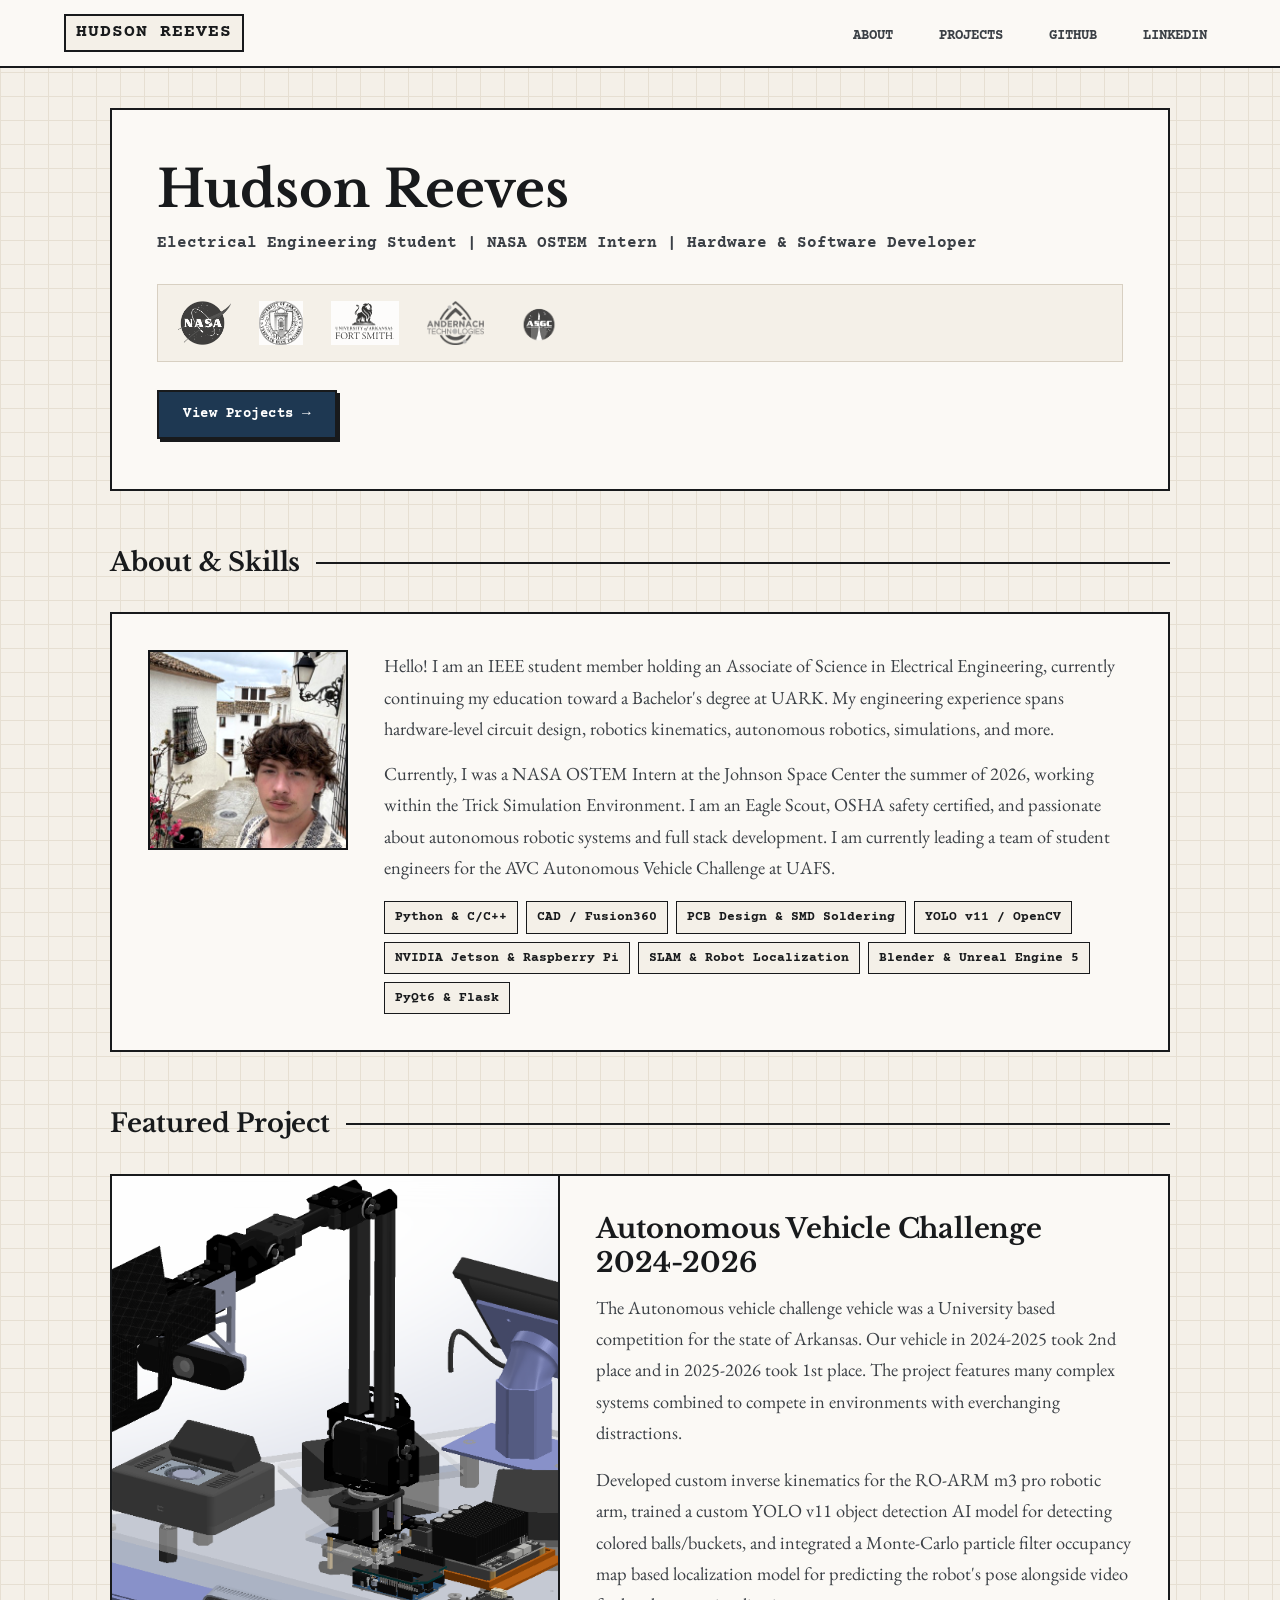
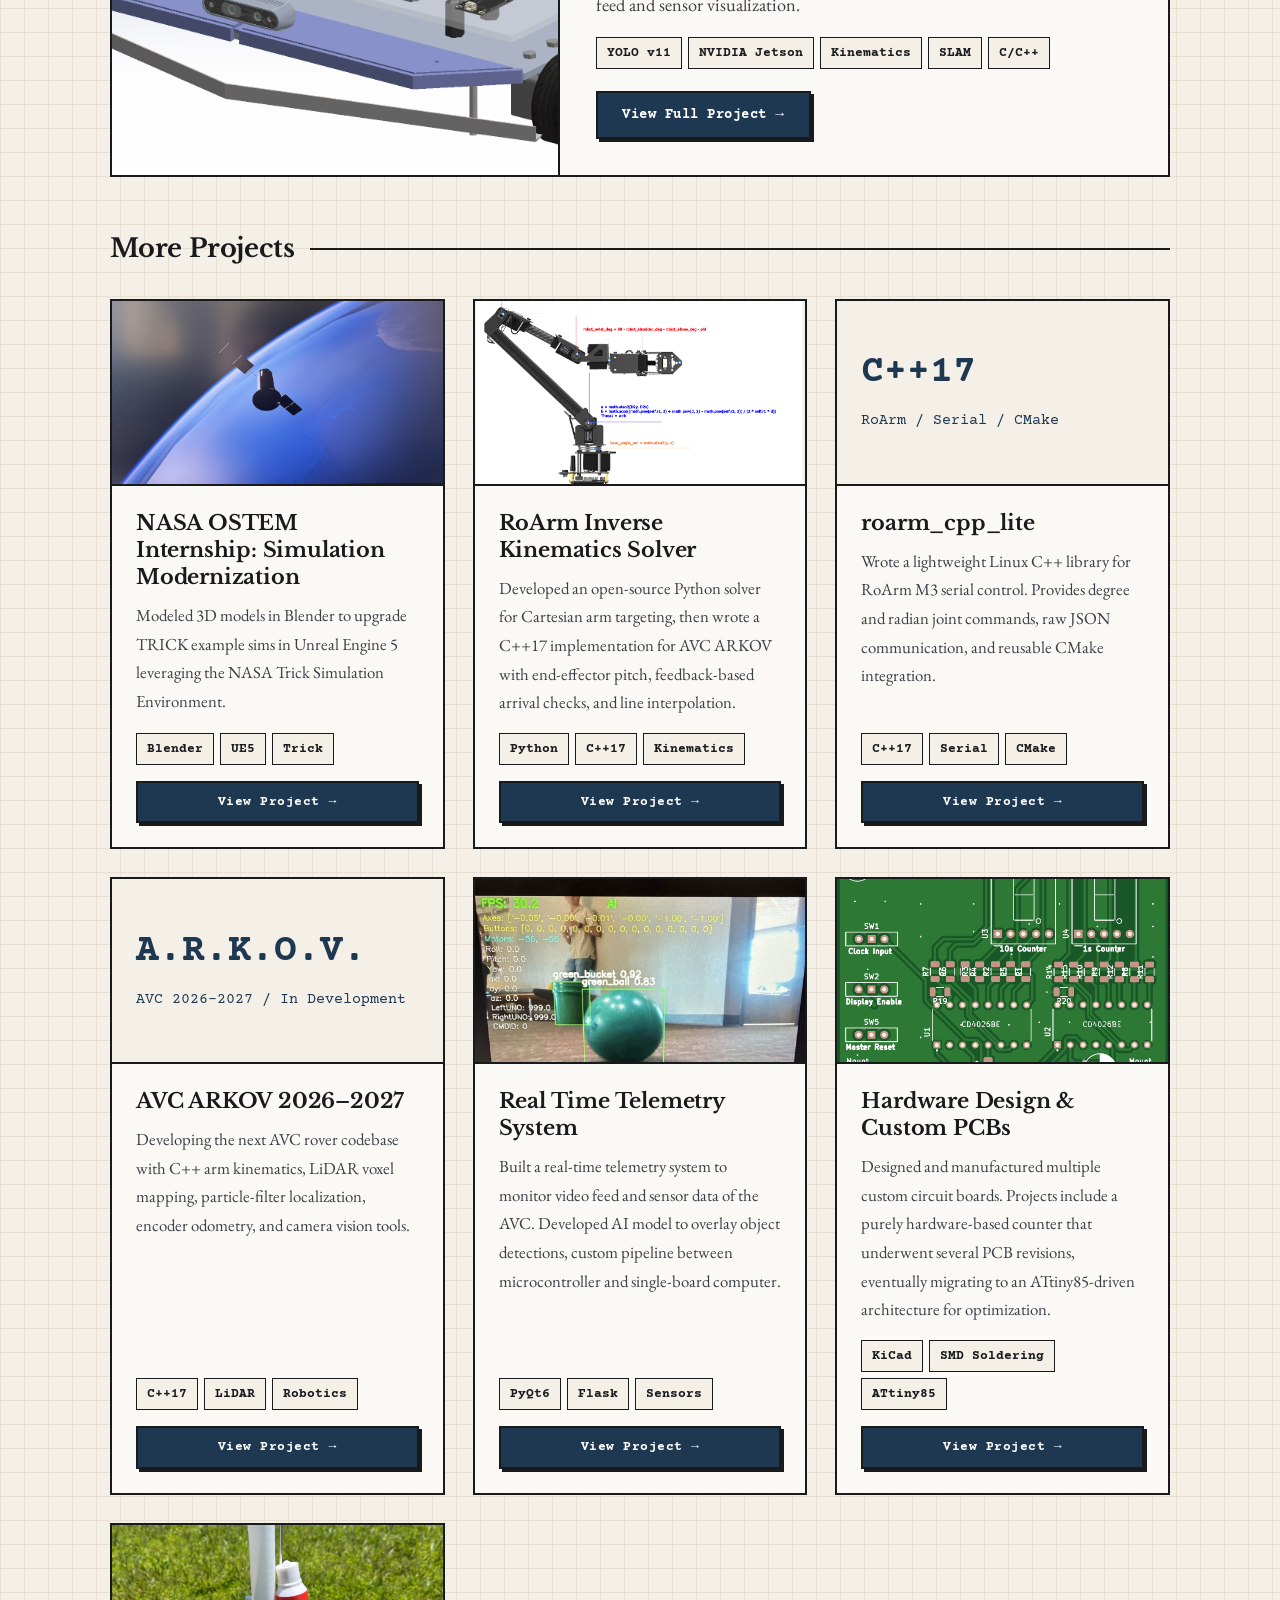
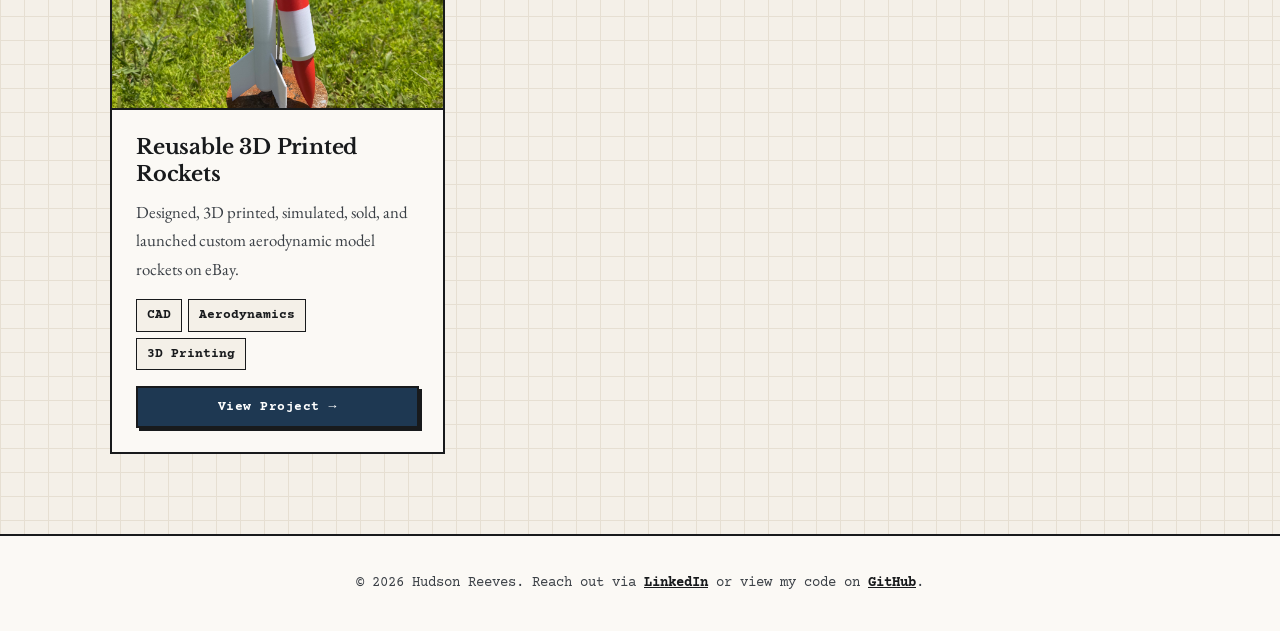
<file: index.html>
<!DOCTYPE html>
<html lang="en">
<head>
    <meta charset="UTF-8">
    <meta name="viewport" content="width=device-width, initial-scale=1.0">
    <title>Hudson Reeves | Engineering Portfolio</title>
    
    <link rel="preconnect" href="https://fonts.googleapis.com">
    <link rel="preconnect" href="https://fonts.gstatic.com" crossorigin>
    <link href="https://fonts.googleapis.com/css2?family=Courier+Prime:wght@400;700&family=EB+Garamond:ital,wght@0,400;0,600;0,700;1,400&family=Libre+Baskerville:wght@400;700&display=swap" rel="stylesheet">

    <link rel="stylesheet" href="assets/css/home.css">
</head>
<body>

    <nav>
        <div class="logo-text">HUDSON REEVES</div>
        <div class="nav-links">
            <a href="#about">About</a>
            <a href="#projects">Projects</a>
            <a href="https://github.com/HootSoon/" target="_blank">GitHub</a>
            <a href="https://www.linkedin.com/in/hudson-reeves-04230a386/" target="_blank">LinkedIn</a>
        </div>
    </nav>

    <div class="main-wrapper">

        <header>
            <h1>Hudson Reeves</h1>
            <p class="subtitle">Electrical Engineering Student | NASA OSTEM Intern | Hardware & Software Developer</p>
            
            <div class="institution-row">
                <img src="assets/images/logos/NASA-Logo-Large.png" alt="NASA Logo">
                <img src="assets/images/logos/uark-logo.jpg" alt="University of Arkansas Logo">
                <img src="assets/images/logos/uafs-logo.jpeg" alt="UAFS Logo">
                <img src="assets/images/logos/andernach-logo.png" alt="Andernach Logo">
                <img src="assets/images/logos/avc-logo.png" alt="Autonomous Vehicle Challenge Logo">
            </div>

            <a href="#projects" class="btn">View Projects &rarr;</a>
        </header>

        <!-- About Section -->
        <section id="about">
            <div class="section-divider">
                <h2>About & Skills</h2>
                <div class="line"></div>
            </div>

            <div class="about-container">
                <div class="profile-wrapper">
                    <img src="assets/images/profile/hudson-reeves.jpeg" alt="Hudson Reeves Profile Photo" class="profile-img">
                </div>

                <div class="about-text-wrapper">
                    <p>Hello! I am an IEEE student member holding an Associate of Science in Electrical Engineering, currently continuing my education toward a Bachelor's degree at UARK. My engineering experience spans hardware-level circuit design, robotics kinematics, autonomous robotics, simulations, and more.</p>
                    <p>Currently, I was a NASA OSTEM Intern at the Johnson Space Center the summer of 2026, working within the Trick Simulation Environment. I am an Eagle Scout, OSHA safety certified, and passionate about autonomous robotic systems and full stack development. I am currently leading a team of student engineers for the AVC Autonomous Vehicle Challenge at UAFS. </p>
                    
                    <ul class="skills-list">
                        <li>Python & C/C++</li>
                        <li>CAD / Fusion360</li>
                        <li>PCB Design & SMD Soldering</li>
                        <li>YOLO v11 / OpenCV</li>
                        <li>NVIDIA Jetson & Raspberry Pi</li>
                        <li>SLAM & Robot Localization</li>
                        <li>Blender & Unreal Engine 5</li>
                        <li>PyQt6 & Flask</li>
                    </ul>
                </div>
            </div>
        </section>

        <!-- Projects Section -->
        <section id="projects">
            <div class="section-divider">
                <h2>Featured Project</h2>
                <div class="line"></div>
            </div>

            <div class="featured-box">
                <div class="featured-img-col">
                    <img src="assets/images/avc/avc_model.png" alt="Computer Vision & Autonomous Vehicle">
                </div>
                <div class="featured-content-col">
                    <h3>Autonomous Vehicle Challenge 2024-2026</h3>
                    <p>The Autonomous vehicle challenge vehicle was a University based competition for the state of Arkansas. Our vehicle in 2024-2025 took 2nd place and in 2025-2026 took 1st place. The project features many complex systems combined to compete in environments with everchanging distractions.</p>
                    <p>Developed custom inverse kinematics for the RO-ARM m3 pro robotic arm, trained a custom YOLO v11 object detection AI model for detecting colored balls/buckets, and integrated a Monte-Carlo particle filter occupancy map based localization model for predicting the robot's pose alongside video feed and sensor visualization.</p>
                    
                    <div class="tags-row">
                        <span>YOLO v11</span>
                        <span>NVIDIA Jetson</span>
                        <span>Kinematics</span>
                        <span>SLAM</span>
                        <span>C/C++</span>
                    </div>

                    <a href="projects/avc.html" class="btn" style="align-self: flex-start;">View Full Project &rarr;</a>
                </div>
            </div>

            <div class="section-divider">
                <h2>More Projects</h2>
                <div class="line"></div>
            </div>
            
            <div class="project-grid">
                
                <div class="project-item">
                    <div class="project-thumb">
                        <img src="assets/images/trick/sim_satellite_image.jpg" alt="TRICK Simulation & Blender Modeling">
                    </div>
                    <div class="project-body">
                        <h3>NASA OSTEM Internship: Simulation Modernization</h3>
                        <p>Modeled 3D models in Blender to upgrade TRICK example sims in Unreal Engine 5 leveraging the NASA Trick Simulation Environment.</p>
                        <div class="tags-row" style="margin-bottom: 16px;">
                            <span>Blender</span>
                            <span>UE5</span>
                            <span>Trick</span>
                        </div>
                        <a href="projects/trick.html" class="btn" style="font-size: 0.82rem; padding: 8px 14px; text-align: center; margin-top: auto;">View Project &rarr;</a>
                    </div>
                </div>

                <div class="project-item">
                    <div class="project-thumb">
                        <img src="assets/images/roarm/roarm_IK_Pic.png" alt="Robotics Kinematics">
                    </div>
                    <div class="project-body">
                        <h3>RoArm Inverse Kinematics Solver</h3>
                        <p>Developed an open-source Python solver for Cartesian arm targeting, then wrote a C++17 implementation for AVC ARKOV with end-effector pitch, feedback-based arrival checks, and line interpolation.</p>
                        <div class="tags-row" style="margin-bottom: 16px;">
                            <span>Python</span>
                            <span>C++17</span>
                            <span>Kinematics</span>
                        </div>
                        <a href="projects/roarm.html" class="btn" style="font-size: 0.82rem; padding: 8px 14px; text-align: center; margin-top: auto;">View Project &rarr;</a>
                    </div>
                </div>


                <div class="project-item">
                    <div class="project-thumb" style="display: flex; flex-direction: column; justify-content: center; padding: 24px; font-family: 'Courier Prime', monospace; color: var(--navy-accent);">
                        <span style="font-size: 2.4rem; font-weight: 700; line-height: 1.2;">C++17</span>
                        <span style="margin-top: 12px; font-size: 0.95rem;">RoArm / Serial / CMake</span>
                    </div>
                    <div class="project-body">
                        <h3>roarm_cpp_lite</h3>
                        <p>Wrote a lightweight Linux C++ library for RoArm M3 serial control. Provides degree and radian joint commands, raw JSON communication, and reusable CMake integration.</p>
                        <div class="tags-row" style="margin-bottom: 16px;">
                            <span>C++17</span>
                            <span>Serial</span>
                            <span>CMake</span>
                        </div>
                        <a href="projects/roarm-cpp-lite.html" class="btn" style="font-size: 0.82rem; padding: 8px 14px; text-align: center; margin-top: auto;">View Project &rarr;</a>
                    </div>
                </div>

                <div class="project-item">
                    <div class="project-thumb" style="display: flex; flex-direction: column; justify-content: center; padding: 24px; font-family: 'Courier Prime', monospace; color: var(--navy-accent);">
                        <span style="font-size: 2.4rem; font-weight: 700; line-height: 1.2;">A.R.K.O.V.</span>
                        <span style="margin-top: 12px; font-size: 0.95rem;">AVC 2026&ndash;2027 / In Development</span>
                    </div>
                    <div class="project-body">
                        <h3>AVC ARKOV 2026&ndash;2027</h3>
                        <p>Developing the next AVC rover codebase with C++ arm kinematics, LiDAR voxel mapping, particle-filter localization, encoder odometry, and camera vision tools.</p>
                        <div class="tags-row" style="margin-bottom: 16px;">
                            <span>C++17</span>
                            <span>LiDAR</span>
                            <span>Robotics</span>
                        </div>
                        <a href="projects/arkov.html" class="btn" style="font-size: 0.82rem; padding: 8px 14px; text-align: center; margin-top: auto;">View Project &rarr;</a>
                    </div>
                </div>

                <div class="project-item">
                    <div class="project-thumb">
                        <img src="assets/images/telemetry/telemetry_system.jpg" alt="Telemetry System">
                    </div>
                    <div class="project-body">
                        <h3>Real Time Telemetry System</h3>
                        <p>Built a real-time telemetry system to monitor video feed and sensor data of the AVC. Developed AI model to overlay object detections, custom pipeline between microcontroller and single-board computer.</p>
                        <div class="tags-row" style="margin-bottom: 16px;">
                            <span>PyQt6</span>
                            <span>Flask</span>
                            <span>Sensors</span>
                        </div>
                        <a href="projects/telemetry.html" class="btn" style="font-size: 0.82rem; padding: 8px 14px; text-align: center; margin-top: auto;">View Project &rarr;</a>
                    </div>
                </div>

                <div class="project-item">
                    <div class="project-thumb">
                        <img src="assets/images/pcbs/Counter_PCB_3.png" alt="Custom Printed Circuit Boards">
                    </div>
                    <div class="project-body">
                        <h3>Hardware Design & Custom PCBs</h3>
                        <p>Designed and manufactured multiple custom circuit boards. Projects include a purely hardware-based counter that underwent several PCB revisions, eventually migrating to an ATtiny85-driven architecture for optimization.</p>
                        <div class="tags-row" style="margin-bottom: 16px;">
                            <span>KiCad</span>
                            <span>SMD Soldering</span>
                            <span>ATtiny85</span>
                        </div>
                        <a href="projects/pcbs.html" class="btn" style="font-size: 0.82rem; padding: 8px 14px; text-align: center; margin-top: auto;">View Project &rarr;</a>
                    </div>
                </div>

                <div class="project-item">
                    <div class="project-thumb">
                        <img src="assets/images/rockets/rocket_designs.jpeg" alt="Model Rockets">
                    </div>
                    <div class="project-body">
                        <h3>Reusable 3D Printed Rockets</h3>
                        <p>Designed, 3D printed, simulated, sold, and launched custom aerodynamic model rockets on eBay.</p>
                        <div class="tags-row" style="margin-bottom: 16px;">
                            <span>CAD</span>
                            <span>Aerodynamics</span>
                            <span>3D Printing</span>
                        </div>
                        <a href="projects/rockets.html" class="btn" style="font-size: 0.82rem; padding: 8px 14px; text-align: center; margin-top: auto;">View Project &rarr;</a>
                    </div>
                </div>

            </div>
        </section>

    </div>

    <footer>
        <p>&copy; 2026 Hudson Reeves. Reach out via <a href="https://www.linkedin.com/in/hudson-reeves-04230a386/" target="_blank">LinkedIn</a> or view my code on <a href="https://github.com/HootSoon" target="_blank">GitHub</a>.</p>
    </footer>

</body>
</html>
</file>
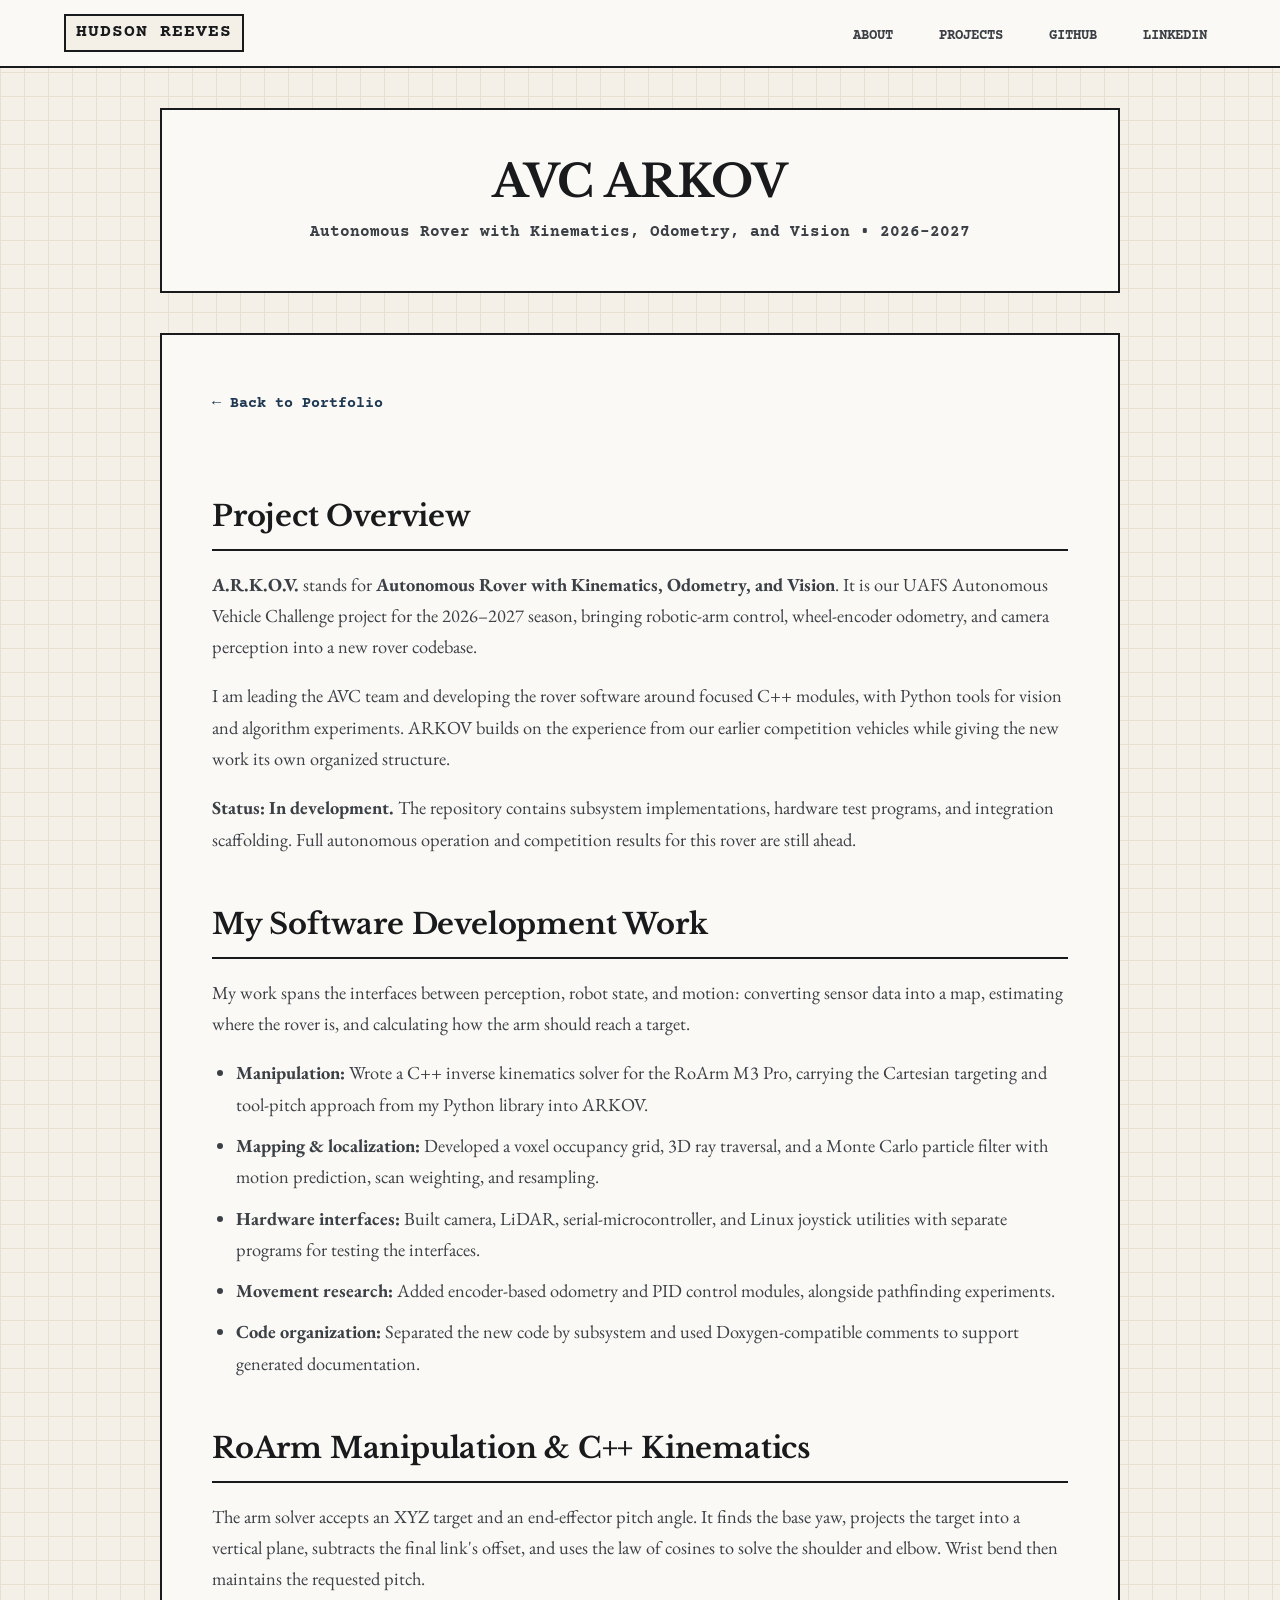
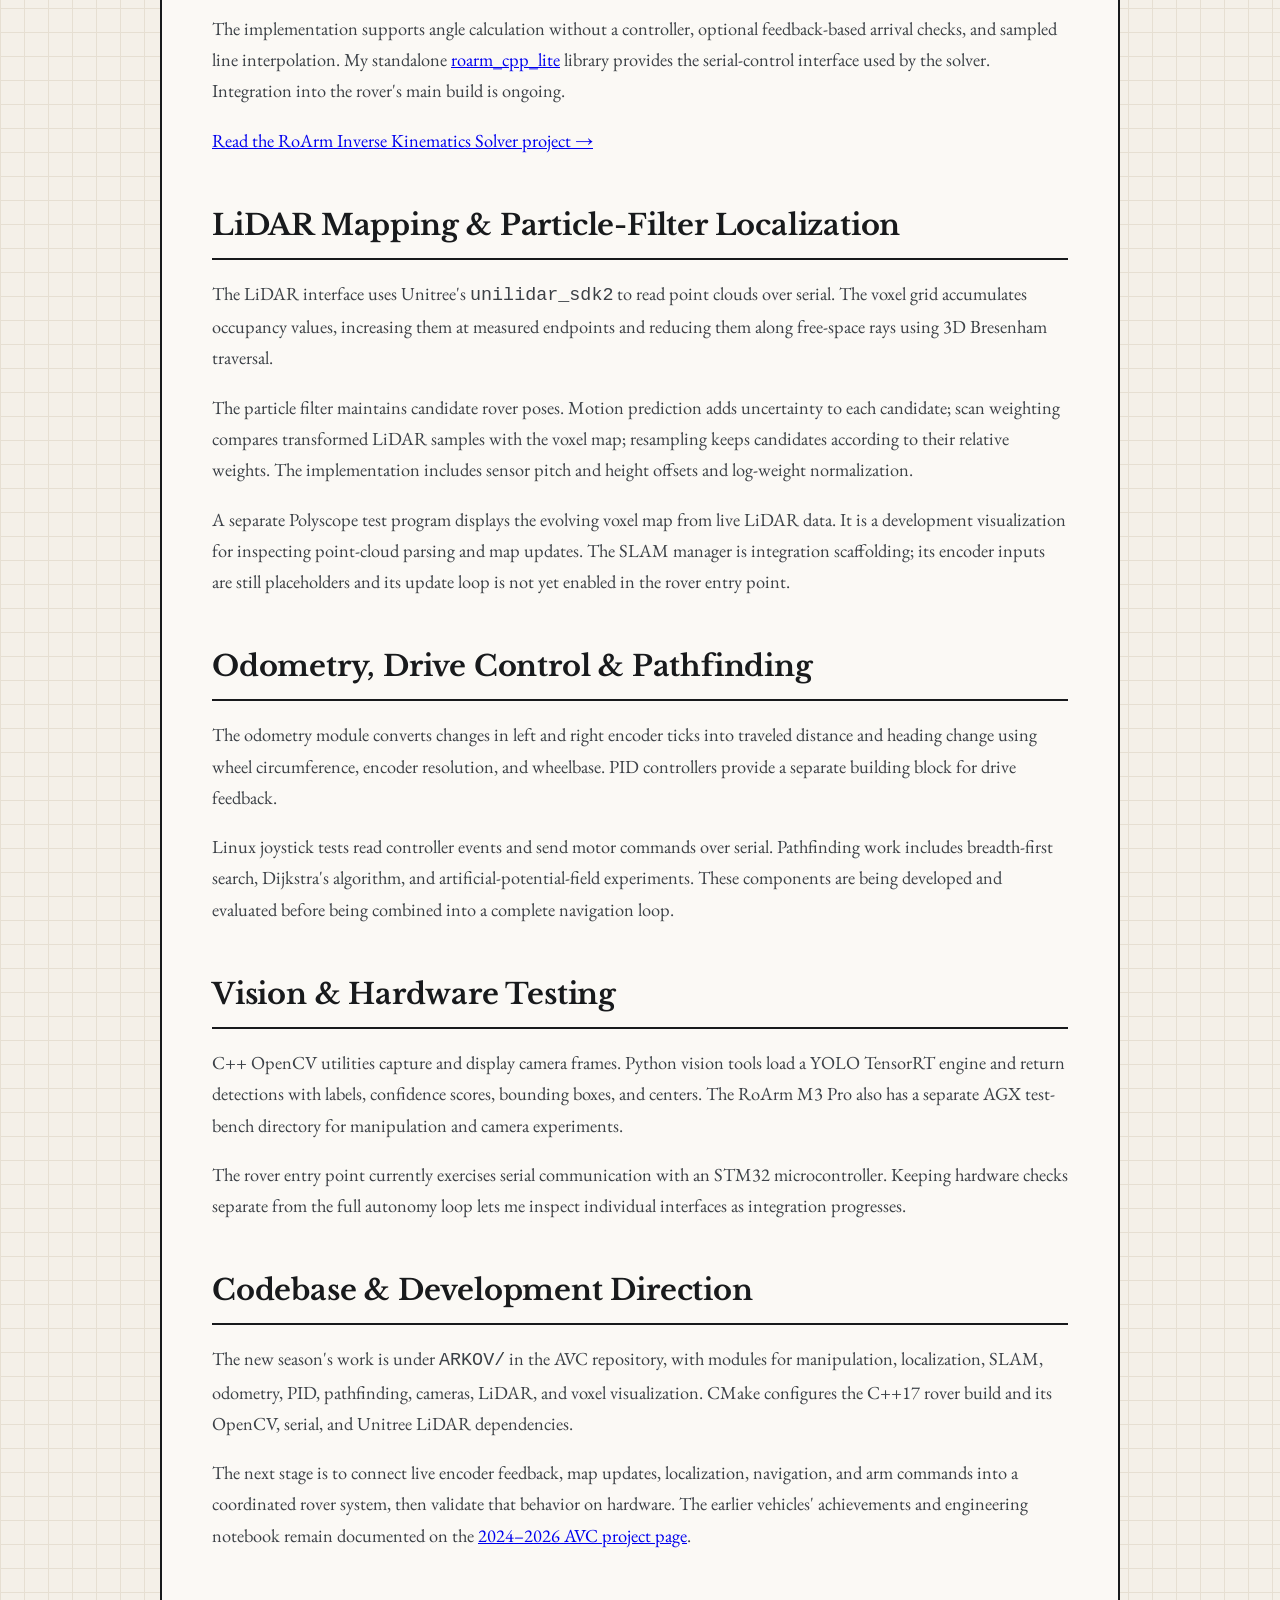
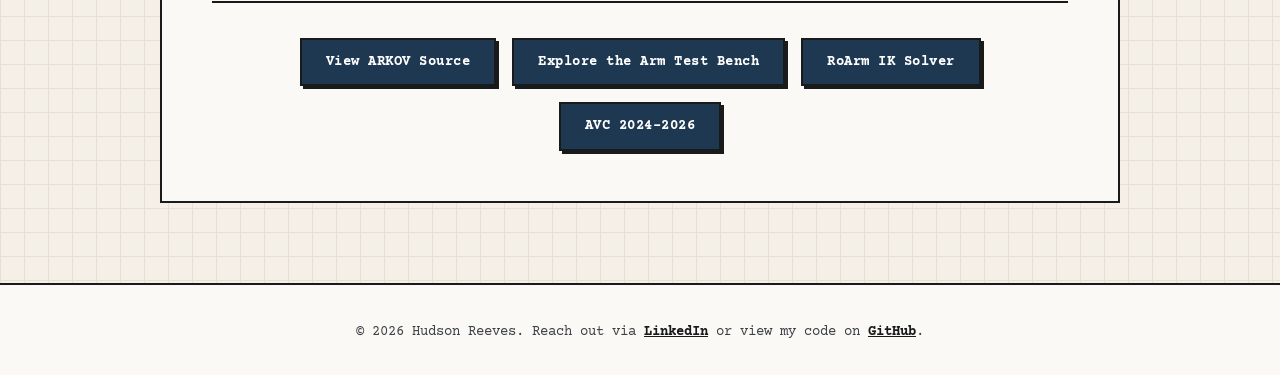
<file: projects/arkov.html>
<!DOCTYPE html>
<html lang="en">
<head>
    <meta charset="UTF-8">
    <meta name="viewport" content="width=device-width, initial-scale=1.0">
    <title>AVC ARKOV | Hudson Reeves</title>

    <!-- Classical Engineering Typography -->
    <link rel="preconnect" href="https://fonts.googleapis.com">
    <link rel="preconnect" href="https://fonts.gstatic.com" crossorigin>
    <link href="https://fonts.googleapis.com/css2?family=Courier+Prime:wght@400;700&family=EB+Garamond:ital,wght@0,400;0,600;0,700;1,400&family=Libre+Baskerville:wght@400;700&display=swap" rel="stylesheet">

    <link rel="stylesheet" href="../assets/css/roarm.css">
</head>
<body>

    <nav>
        <div class="logo-text">HUDSON REEVES</div>
        <div class="nav-links">
            <a href="../index.html#about">About</a>
            <a href="../index.html#projects">Projects</a>
            <a href="https://github.com/HootSoon" target="_blank">GitHub</a>
            <a href="https://www.linkedin.com/in/hudson-reeves-04230a386/" target="_blank">LinkedIn</a>
        </div>
    </nav>

    <div class="main-wrapper">
        <header>
            <h1>AVC ARKOV</h1>
            <p class="subtitle">Autonomous Rover with Kinematics, Odometry, and Vision • 2026&ndash;2027</p>
        </header>

        <div class="project-sheet">
            <a href="../index.html" class="back-link">&larr; Back to Portfolio</a>

            <h2>Project Overview</h2>
            <p><strong>A.R.K.O.V.</strong> stands for <strong>Autonomous Rover with Kinematics, Odometry, and Vision</strong>. It is our UAFS Autonomous Vehicle Challenge project for the 2026&ndash;2027 season, bringing robotic-arm control, wheel-encoder odometry, and camera perception into a new rover codebase.</p>
            <p>I am leading the AVC team and developing the rover software around focused C++ modules, with Python tools for vision and algorithm experiments. ARKOV builds on the experience from our earlier competition vehicles while giving the new work its own organized structure.</p>
            <p><strong>Status: In development.</strong> The repository contains subsystem implementations, hardware test programs, and integration scaffolding. Full autonomous operation and competition results for this rover are still ahead.</p>

            <h2>My Software Development Work</h2>
            <p>My work spans the interfaces between perception, robot state, and motion: converting sensor data into a map, estimating where the rover is, and calculating how the arm should reach a target.</p>
            <ul>
                <li><strong>Manipulation:</strong> Wrote a C++ inverse kinematics solver for the RoArm M3 Pro, carrying the Cartesian targeting and tool-pitch approach from my Python library into ARKOV.</li>
                <li><strong>Mapping &amp; localization:</strong> Developed a voxel occupancy grid, 3D ray traversal, and a Monte Carlo particle filter with motion prediction, scan weighting, and resampling.</li>
                <li><strong>Hardware interfaces:</strong> Built camera, LiDAR, serial-microcontroller, and Linux joystick utilities with separate programs for testing the interfaces.</li>
                <li><strong>Movement research:</strong> Added encoder-based odometry and PID control modules, alongside pathfinding experiments.</li>
                <li><strong>Code organization:</strong> Separated the new code by subsystem and used Doxygen-compatible comments to support generated documentation.</li>
            </ul>

            <h2>RoArm Manipulation &amp; C++ Kinematics</h2>
            <p>The arm solver accepts an XYZ target and an end-effector pitch angle. It finds the base yaw, projects the target into a vertical plane, subtracts the final link's offset, and uses the law of cosines to solve the shoulder and elbow. Wrist bend then maintains the requested pitch.</p>
            <p>The implementation supports angle calculation without a controller, optional feedback-based arrival checks, and sampled line interpolation. My standalone <a href="roarm-cpp-lite.html">roarm_cpp_lite</a> library provides the serial-control interface used by the solver. Integration into the rover's main build is ongoing.</p>
            <p><a href="roarm.html">Read the RoArm Inverse Kinematics Solver project &rarr;</a></p>

            <h2>LiDAR Mapping &amp; Particle-Filter Localization</h2>
            <p>The LiDAR interface uses Unitree's <code>unilidar_sdk2</code> to read point clouds over serial. The voxel grid accumulates occupancy values, increasing them at measured endpoints and reducing them along free-space rays using 3D Bresenham traversal.</p>
            <p>The particle filter maintains candidate rover poses. Motion prediction adds uncertainty to each candidate; scan weighting compares transformed LiDAR samples with the voxel map; resampling keeps candidates according to their relative weights. The implementation includes sensor pitch and height offsets and log-weight normalization.</p>
            <p>A separate Polyscope test program displays the evolving voxel map from live LiDAR data. It is a development visualization for inspecting point-cloud parsing and map updates. The SLAM manager is integration scaffolding; its encoder inputs are still placeholders and its update loop is not yet enabled in the rover entry point.</p>

            <h2>Odometry, Drive Control &amp; Pathfinding</h2>
            <p>The odometry module converts changes in left and right encoder ticks into traveled distance and heading change using wheel circumference, encoder resolution, and wheelbase. PID controllers provide a separate building block for drive feedback.</p>
            <p>Linux joystick tests read controller events and send motor commands over serial. Pathfinding work includes breadth-first search, Dijkstra's algorithm, and artificial-potential-field experiments. These components are being developed and evaluated before being combined into a complete navigation loop.</p>

            <h2>Vision &amp; Hardware Testing</h2>
            <p>C++ OpenCV utilities capture and display camera frames. Python vision tools load a YOLO TensorRT engine and return detections with labels, confidence scores, bounding boxes, and centers. The RoArm M3 Pro also has a separate AGX test-bench directory for manipulation and camera experiments.</p>
            <p>The rover entry point currently exercises serial communication with an STM32 microcontroller. Keeping hardware checks separate from the full autonomy loop lets me inspect individual interfaces as integration progresses.</p>

            <h2>Codebase &amp; Development Direction</h2>
            <p>The new season's work is under <code>ARKOV/</code> in the AVC repository, with modules for manipulation, localization, SLAM, odometry, PID, pathfinding, cameras, LiDAR, and voxel visualization. CMake configures the C++17 rover build and its OpenCV, serial, and Unitree LiDAR dependencies.</p>
            <p>The next stage is to connect live encoder feedback, map updates, localization, navigation, and arm commands into a coordinated rover system, then validate that behavior on hardware. The earlier vehicles' achievements and engineering notebook remain documented on the <a href="avc.html">2024&ndash;2026 AVC project page</a>.</p>

            <div class="btn-group">
                <a href="https://github.com/HootSoon/avcMVNT/tree/main/ARKOV" target="_blank" rel="noopener noreferrer" class="btn">View ARKOV Source</a>
                <a href="https://github.com/HootSoon/avcMVNT/tree/main/AGX_TestBench" target="_blank" rel="noopener noreferrer" class="btn">Explore the Arm Test Bench</a>
                <a href="roarm.html" class="btn">RoArm IK Solver</a>
                <a href="avc.html" class="btn">AVC 2024&ndash;2026</a>
            </div>
        </div>
    </div>

    <footer>
        <p>&copy; 2026 Hudson Reeves. Reach out via <a href="https://www.linkedin.com/in/hudson-reeves-04230a386" target="_blank">LinkedIn</a> or view my code on <a href="https://github.com/HootSoon" target="_blank">GitHub</a>.</p>
    </footer>

    <script src="../assets/js/clipboard.js"></script>
</body>
</html>
</file>
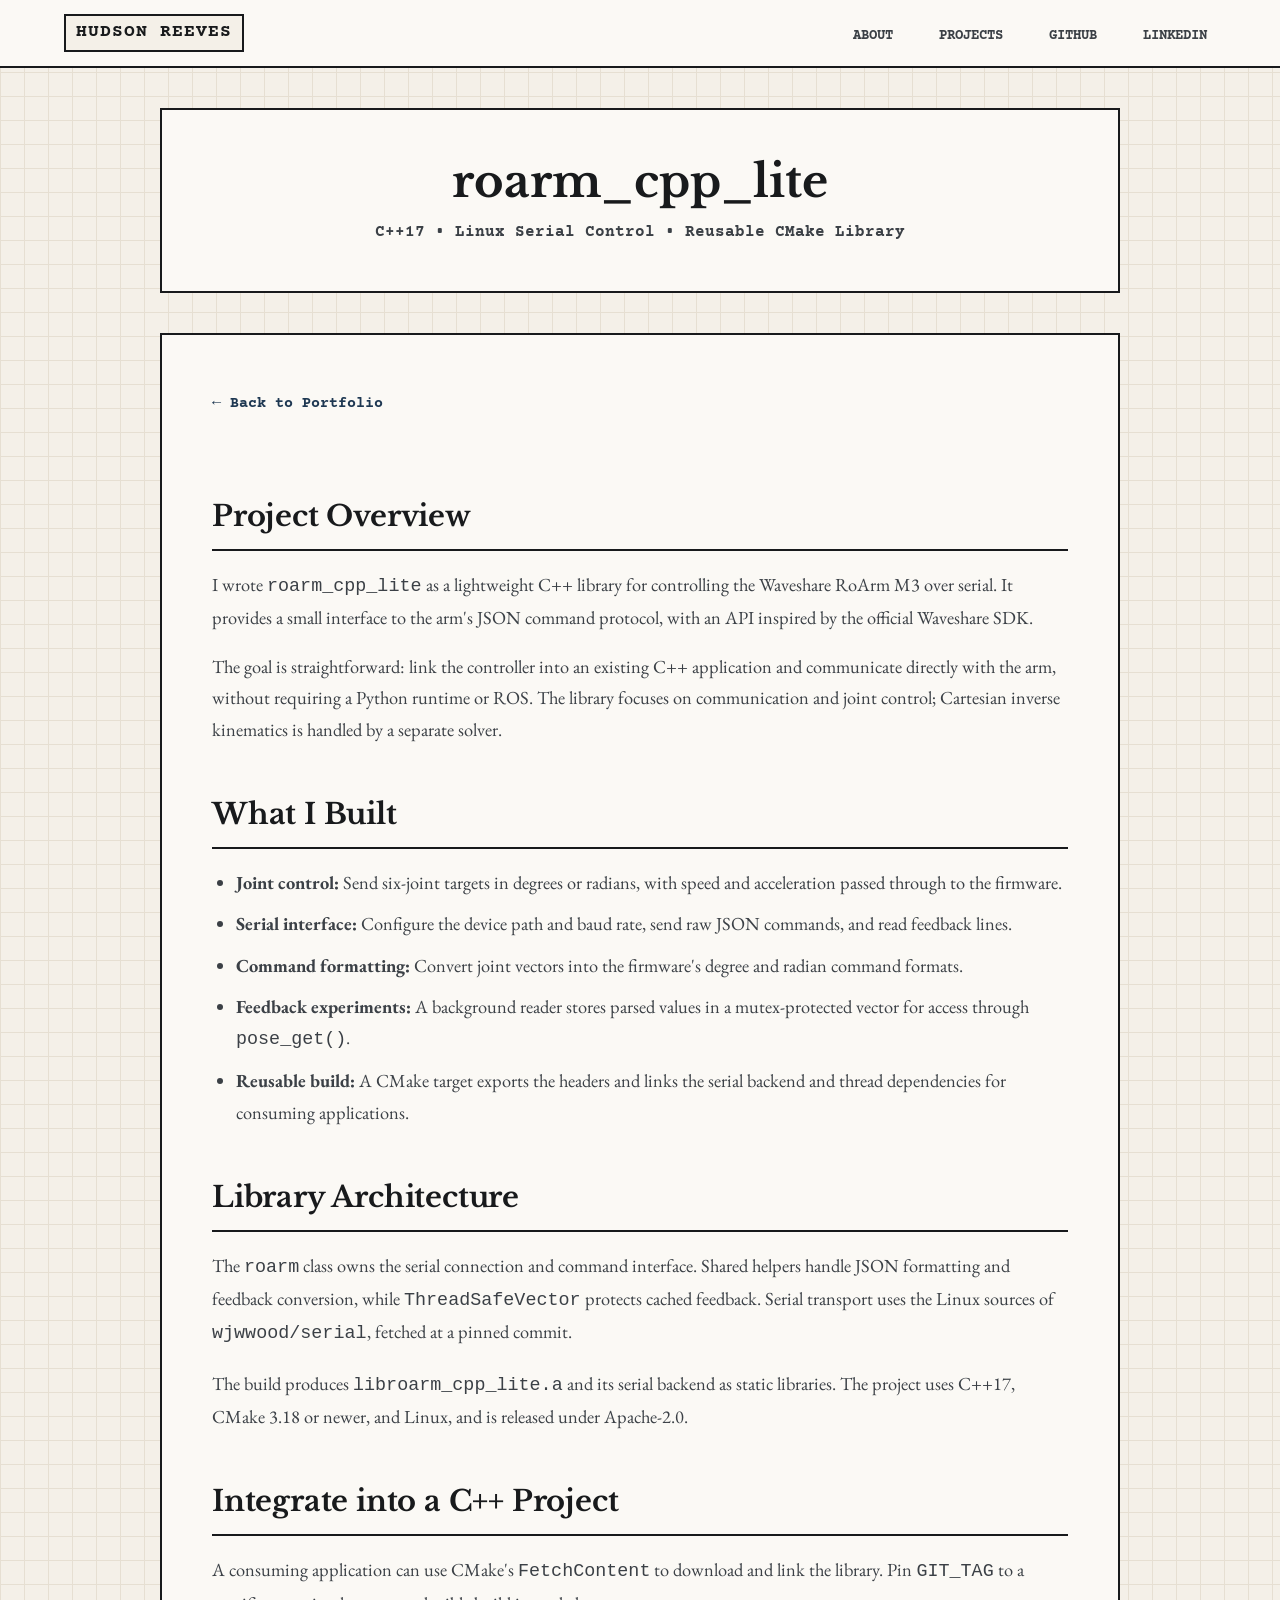
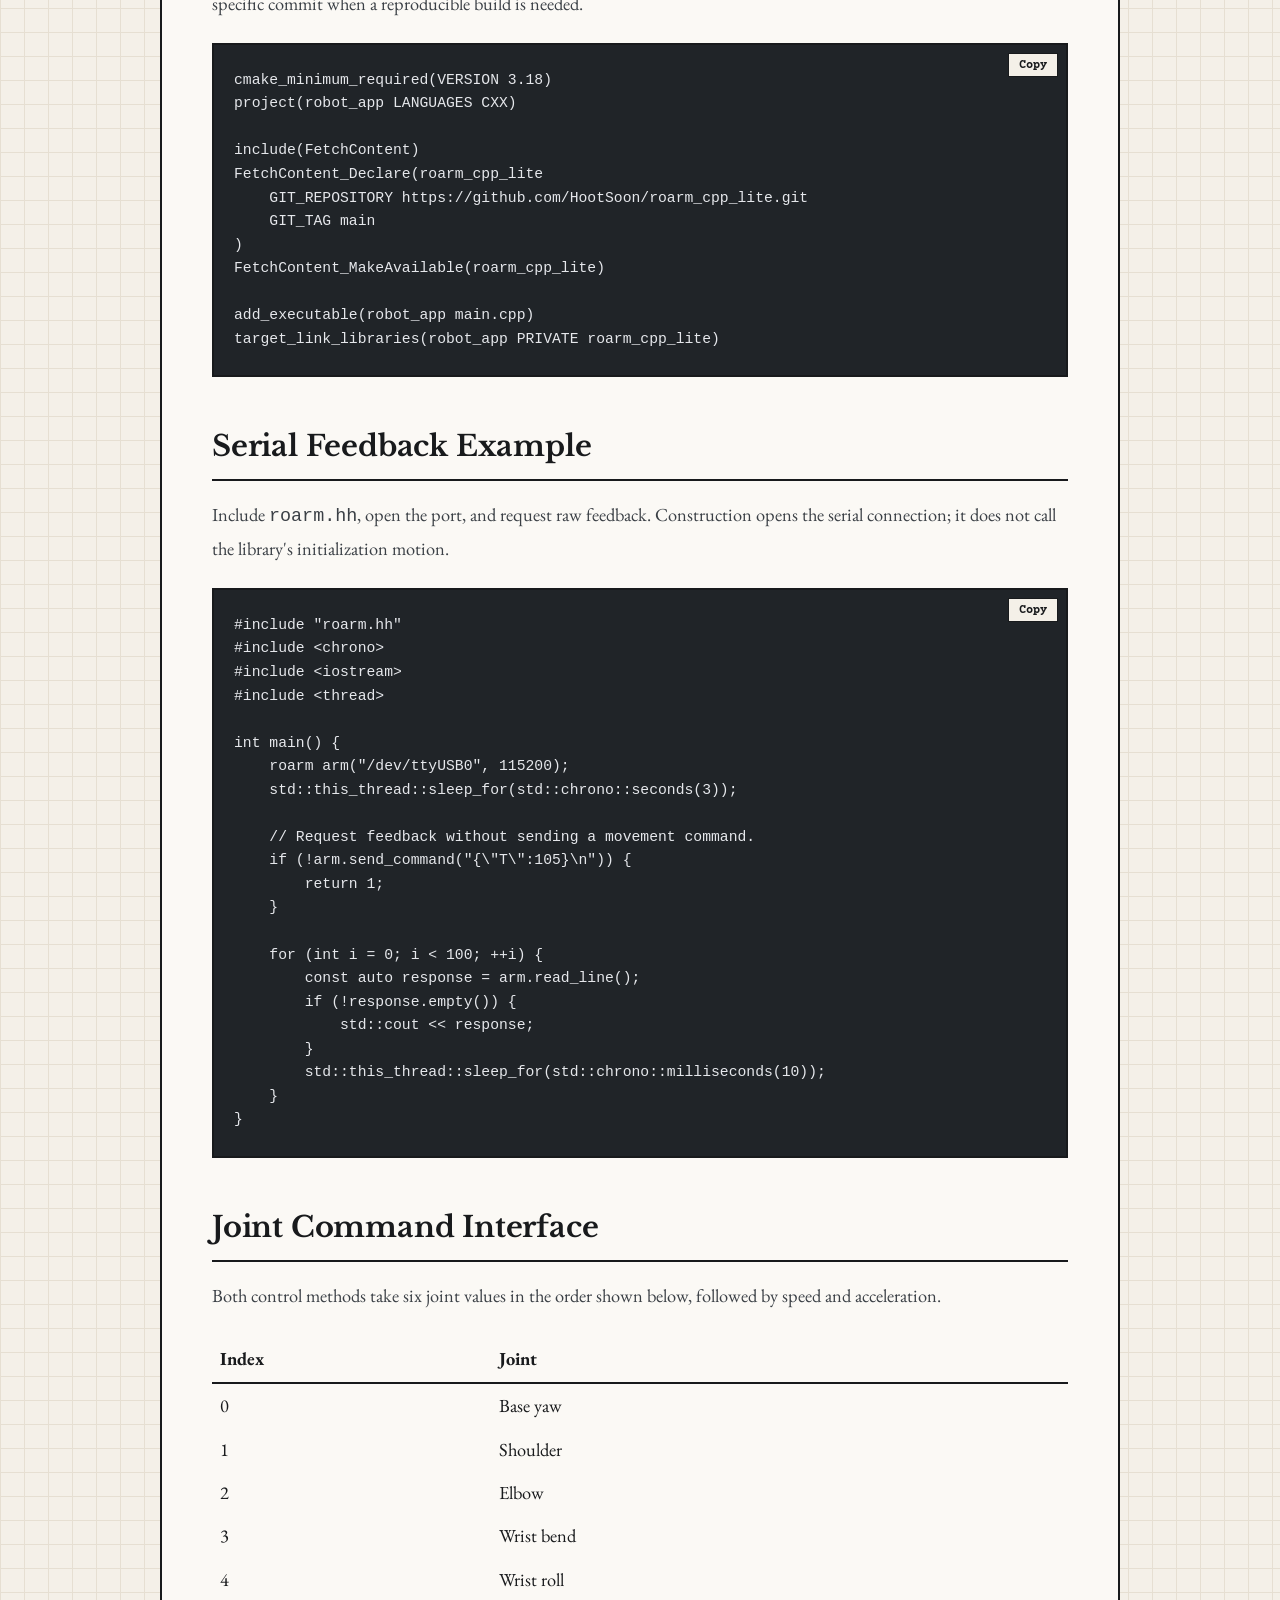
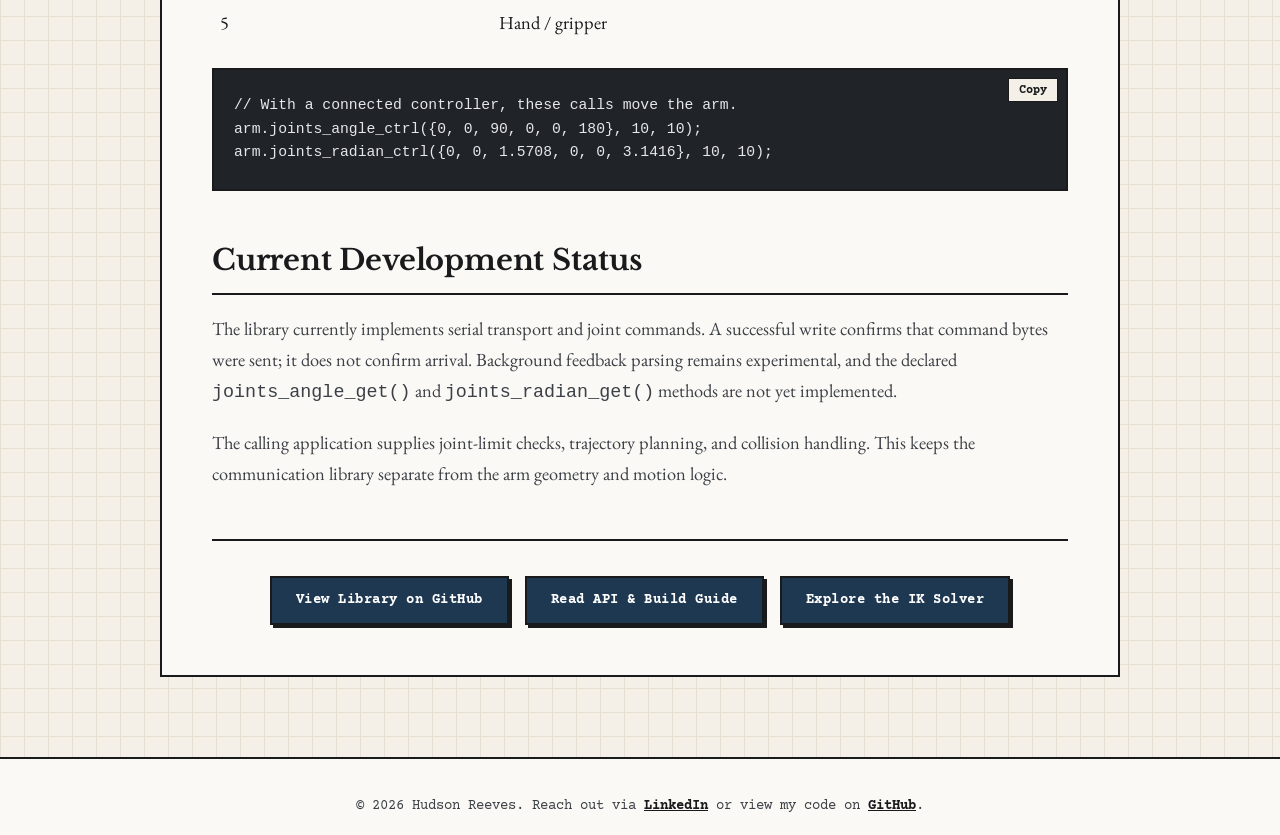
<file: projects/roarm-cpp-lite.html>
<!DOCTYPE html>
<html lang="en">
<head>
    <meta charset="UTF-8">
    <meta name="viewport" content="width=device-width, initial-scale=1.0">
    <title>roarm_cpp_lite | Hudson Reeves</title>

    <!-- Classical Engineering Typography -->
    <link rel="preconnect" href="https://fonts.googleapis.com">
    <link rel="preconnect" href="https://fonts.gstatic.com" crossorigin>
    <link href="https://fonts.googleapis.com/css2?family=Courier+Prime:wght@400;700&family=EB+Garamond:ital,wght@0,400;0,600;0,700;1,400&family=Libre+Baskerville:wght@400;700&display=swap" rel="stylesheet">

    <link rel="stylesheet" href="../assets/css/roarm.css">
</head>
<body>

    <nav>
        <div class="logo-text">HUDSON REEVES</div>
        <div class="nav-links">
            <a href="../index.html#about">About</a>
            <a href="../index.html#projects">Projects</a>
            <a href="https://github.com/HootSoon" target="_blank">GitHub</a>
            <a href="https://www.linkedin.com/in/hudson-reeves-04230a386/" target="_blank">LinkedIn</a>
        </div>
    </nav>

    <div class="main-wrapper">
        <header>
            <h1>roarm_cpp_lite</h1>
            <p class="subtitle">C++17 • Linux Serial Control • Reusable CMake Library</p>
        </header>

        <div class="project-sheet">
            <a href="../index.html" class="back-link">&larr; Back to Portfolio</a>

            <h2>Project Overview</h2>
            <p>I wrote <code>roarm_cpp_lite</code> as a lightweight C++ library for controlling the Waveshare RoArm M3 over serial. It provides a small interface to the arm's JSON command protocol, with an API inspired by the official Waveshare SDK.</p>
            <p>The goal is straightforward: link the controller into an existing C++ application and communicate directly with the arm, without requiring a Python runtime or ROS. The library focuses on communication and joint control; Cartesian inverse kinematics is handled by a separate solver.</p>

            <h2>What I Built</h2>
            <ul>
                <li><strong>Joint control:</strong> Send six-joint targets in degrees or radians, with speed and acceleration passed through to the firmware.</li>
                <li><strong>Serial interface:</strong> Configure the device path and baud rate, send raw JSON commands, and read feedback lines.</li>
                <li><strong>Command formatting:</strong> Convert joint vectors into the firmware's degree and radian command formats.</li>
                <li><strong>Feedback experiments:</strong> A background reader stores parsed values in a mutex-protected vector for access through <code>pose_get()</code>.</li>
                <li><strong>Reusable build:</strong> A CMake target exports the headers and links the serial backend and thread dependencies for consuming applications.</li>
            </ul>

            <h2>Library Architecture</h2>
            <p>The <code>roarm</code> class owns the serial connection and command interface. Shared helpers handle JSON formatting and feedback conversion, while <code>ThreadSafeVector</code> protects cached feedback. Serial transport uses the Linux sources of <code>wjwwood/serial</code>, fetched at a pinned commit.</p>
            <p>The build produces <code>libroarm_cpp_lite.a</code> and its serial backend as static libraries. The project uses C++17, CMake 3.18 or newer, and Linux, and is released under Apache-2.0.</p>

            <h2>Integrate into a C++ Project</h2>
            <p>A consuming application can use CMake's <code>FetchContent</code> to download and link the library. Pin <code>GIT_TAG</code> to a specific commit when a reproducible build is needed.</p>
<div class="code-wrapper">
                <button class="copy-btn" onclick="copyCodeBlock(this)">Copy</button>
                <div class="code-block"><pre style="margin: 0;"><code>cmake_minimum_required(VERSION 3.18)
project(robot_app LANGUAGES CXX)

include(FetchContent)
FetchContent_Declare(roarm_cpp_lite
    GIT_REPOSITORY https://github.com/HootSoon/roarm_cpp_lite.git
    GIT_TAG main
)
FetchContent_MakeAvailable(roarm_cpp_lite)

add_executable(robot_app main.cpp)
target_link_libraries(robot_app PRIVATE roarm_cpp_lite)</code></pre></div>
            </div>

            <h2>Serial Feedback Example</h2>
            <p>Include <code>roarm.hh</code>, open the port, and request raw feedback. Construction opens the serial connection; it does not call the library's initialization motion.</p>
<div class="code-wrapper">
                <button class="copy-btn" onclick="copyCodeBlock(this)">Copy</button>
                <div class="code-block"><pre style="margin: 0;"><code>#include &quot;roarm.hh&quot;
#include &lt;chrono&gt;
#include &lt;iostream&gt;
#include &lt;thread&gt;

int main() {
    roarm arm(&quot;/dev/ttyUSB0&quot;, 115200);
    std::this_thread::sleep_for(std::chrono::seconds(3));

    // Request feedback without sending a movement command.
    if (!arm.send_command(&quot;{\&quot;T\&quot;:105}\n&quot;)) {
        return 1;
    }

    for (int i = 0; i &lt; 100; ++i) {
        const auto response = arm.read_line();
        if (!response.empty()) {
            std::cout &lt;&lt; response;
        }
        std::this_thread::sleep_for(std::chrono::milliseconds(10));
    }
}</code></pre></div>
            </div>

            <h2>Joint Command Interface</h2>
            <p>Both control methods take six joint values in the order shown below, followed by speed and acceleration.</p>
            <table style="width: 100%; border-collapse: collapse; margin: 24px 0;">
                <thead><tr><th scope="col" style="text-align: left; border-bottom: 2px solid var(--border-heavy); padding: 8px;">Index</th><th scope="col" style="text-align: left; border-bottom: 2px solid var(--border-heavy); padding: 8px;">Joint</th></tr></thead>
                <tbody>
                    <tr><td style="padding: 6px 8px;">0</td><td style="padding: 6px 8px;">Base yaw</td></tr>
                    <tr><td style="padding: 6px 8px;">1</td><td style="padding: 6px 8px;">Shoulder</td></tr>
                    <tr><td style="padding: 6px 8px;">2</td><td style="padding: 6px 8px;">Elbow</td></tr>
                    <tr><td style="padding: 6px 8px;">3</td><td style="padding: 6px 8px;">Wrist bend</td></tr>
                    <tr><td style="padding: 6px 8px;">4</td><td style="padding: 6px 8px;">Wrist roll</td></tr>
                    <tr><td style="padding: 6px 8px;">5</td><td style="padding: 6px 8px;">Hand / gripper</td></tr>
                </tbody>
            </table>
<div class="code-wrapper">
                <button class="copy-btn" onclick="copyCodeBlock(this)">Copy</button>
                <div class="code-block"><pre style="margin: 0;"><code>// With a connected controller, these calls move the arm.
arm.joints_angle_ctrl({0, 0, 90, 0, 0, 180}, 10, 10);
arm.joints_radian_ctrl({0, 0, 1.5708, 0, 0, 3.1416}, 10, 10);</code></pre></div>
            </div>

            <h2>Current Development Status</h2>
            <p>The library currently implements serial transport and joint commands. A successful write confirms that command bytes were sent; it does not confirm arrival. Background feedback parsing remains experimental, and the declared <code>joints_angle_get()</code> and <code>joints_radian_get()</code> methods are not yet implemented.</p>
            <p>The calling application supplies joint-limit checks, trajectory planning, and collision handling. This keeps the communication library separate from the arm geometry and motion logic.</p>

            <div class="btn-group">
                <a href="https://github.com/HootSoon/roarm_cpp_lite" target="_blank" rel="noopener noreferrer" class="btn">View Library on GitHub</a>
                <a href="https://github.com/HootSoon/roarm_cpp_lite#api-at-a-glance" target="_blank" rel="noopener noreferrer" class="btn">Read API &amp; Build Guide</a>
                <a href="roarm.html" class="btn">Explore the IK Solver</a>
            </div>
        </div>
    </div>

    <footer>
        <p>&copy; 2026 Hudson Reeves. Reach out via <a href="https://www.linkedin.com/in/hudson-reeves-04230a386" target="_blank">LinkedIn</a> or view my code on <a href="https://github.com/HootSoon" target="_blank">GitHub</a>.</p>
    </footer>

    <script src="../assets/js/clipboard.js"></script>
</body>
</html>
</file>
<file: assets/css/home.css>
:root {
    --bg-paper: #f4f0e8;
    --bg-sheet: #fbf9f5;
    --ink-main: #181a1c;
    --ink-secondary: #3b4046;
    --ink-muted: #6b7280;
    --navy-accent: #1e3852;
    --navy-hover: #122435;
    --border-heavy: #181a1c;
    --border-light: #d8d0c2;
    --grid-line: #e6dfd2;
}

* {
    margin: 0;
    padding: 0;
    box-sizing: border-box;
}

html {
    scroll-behavior: smooth;
}

body {
    background-color: var(--bg-paper);
    background-image:
        linear-gradient(to right, var(--grid-line) 1px, transparent 1px),
        linear-gradient(to bottom, var(--grid-line) 1px, transparent 1px);
    background-size: 24px 24px;
    color: var(--ink-main);
    font-family: 'EB Garamond', Georgia, serif;
    font-size: 1.15rem;
    line-height: 1.7;
    -webkit-font-smoothing: antialiased;
}

h1, h2, h3, h4 {
    font-family: 'Libre Baskerville', Georgia, serif;
    color: var(--ink-main);
    font-weight: 700;
    letter-spacing: -0.2px;
}

/* Masthead Navigation */
nav {
    background-color: var(--bg-sheet);
    border-bottom: 2px solid var(--border-heavy);
    padding: 14px 5%;
    display: flex;
    justify-content: space-between;
    align-items: center;
    position: sticky;
    top: 0;
    z-index: 100;
}

.logo-text {
    font-family: 'Courier Prime', monospace;
    font-weight: 700;
    font-size: 1.1rem;
    letter-spacing: 1px;
    border: 2px solid var(--border-heavy);
    padding: 2px 10px;
    background: var(--bg-paper);
}

.nav-links a {
    color: var(--ink-secondary);
    font-family: 'Courier Prime', monospace;
    text-decoration: none;
    margin-left: 24px;
    font-weight: 700;
    font-size: 0.9rem;
    text-transform: uppercase;
    padding: 4px 8px;
    border: 1px solid transparent;
    transition: all 0.15s ease;
}

.nav-links a:hover {
    color: var(--ink-main);
    border: 1px solid var(--border-heavy);
    background: var(--bg-paper);
}

/* Main Document Wrapper */
.main-wrapper {
    max-width: 1100px;
    margin: 40px auto 80px auto;
    padding: 0 20px;
}

/* Top Header */
header {
    background: var(--bg-sheet);
    border: 2px solid var(--border-heavy);
    padding: 50px 45px;
    margin-bottom: 50px;
}

header h1 {
    font-size: 3.2rem;
    line-height: 1.15;
    margin-bottom: 12px;
}

header p.subtitle {
    font-family: 'Courier Prime', monospace;
    font-size: 1rem;
    color: var(--ink-secondary);
    font-weight: 700;
    margin-bottom: 28px;
    line-height: 1.6;
}

.institution-row {
    display: flex;
    flex-wrap: wrap;
    align-items: center;
    gap: 28px;
    padding: 16px 20px;
    background: var(--bg-paper);
    border: 1px solid var(--border-light);
    margin-bottom: 28px;
}

.institution-row img {
    height: 44px;
    width: auto;
    filter: grayscale(100%) contrast(130%);
    opacity: 0.85;
    transition: opacity 0.2s ease;
}

.institution-row img:hover {
    opacity: 1;
    filter: none;
}

/* Button Styling */
.btn {
    display: inline-block;
    background: var(--navy-accent);
    color: #ffffff;
    font-family: 'Courier Prime', monospace;
    font-weight: 700;
    font-size: 0.9rem;
    letter-spacing: 0.5px;
    text-decoration: none;
    padding: 10px 24px;
    border: 2px solid var(--border-heavy);
    box-shadow: 3px 3px 0px var(--border-heavy);
    transition: all 0.15s ease;
    cursor: pointer;
}

.btn:hover {
    background: var(--navy-hover);
    color: #ffffff;
    transform: translate(-1px, -1px);
    box-shadow: 4px 4px 0px var(--border-heavy);
}

/* Section Dividers */
.section-divider {
    display: flex;
    align-items: center;
    gap: 16px;
    margin: 50px 0 28px 0;
}

.section-divider h2 {
    font-size: 1.6rem;
    white-space: nowrap;
}

.section-divider .line {
    height: 2px;
    background: var(--border-heavy);
    width: 100%;
}

/* About & Skills */
.about-container {
    display: flex;
    gap: 36px;
    background: var(--bg-sheet);
    border: 2px solid var(--border-heavy);
    padding: 36px;
    margin-bottom: 40px;
}

.profile-wrapper {
    flex-shrink: 0;
}

.profile-img {
    width: 200px;
    height: 200px;
    border: 2px solid var(--border-heavy);
    object-fit: cover;
    display: block;
    background-color: var(--bg-paper);
    filter: contrast(105%);
}

.about-text-wrapper {
    flex: 1;
}

.about-text-wrapper p {
    margin-bottom: 14px;
    color: var(--ink-secondary);
}

.skills-list {
    display: flex;
    flex-wrap: wrap;
    gap: 8px;
    list-style: none;
    margin-top: 18px;
}

.skills-list li, .tags-row span {
    font-family: 'Courier Prime', monospace;
    font-size: 0.82rem;
    font-weight: 700;
    background: var(--bg-paper);
    color: var(--ink-main);
    padding: 4px 10px;
    border: 1px solid var(--border-heavy);
}

/* Featured Project */
.featured-box {
    display: flex;
    background: var(--bg-sheet);
    border: 2px solid var(--border-heavy);
    margin-bottom: 40px;
}

.featured-img-col {
    flex: 1;
    min-width: 320px;
    border-right: 2px solid var(--border-heavy);
    background: var(--bg-paper);
}

.featured-img-col img {
    width: 100%;
    height: 100%;
    object-fit: cover;
    min-height: 310px;
    display: block;
}

.featured-content-col {
    flex: 1.2;
    padding: 36px;
    display: flex;
    flex-direction: column;
    justify-content: center;
}

.featured-content-col h3 {
    font-size: 1.7rem;
    margin-bottom: 12px;
    line-height: 1.25;
}

.featured-content-col p {
    color: var(--ink-secondary);
    margin-bottom: 16px;
}

.tags-row {
    display: flex;
    flex-wrap: wrap;
    gap: 6px;
    margin-bottom: 22px;
}

/* Project Grid */
.project-grid {
    display: grid;
    grid-template-columns: repeat(auto-fit, minmax(310px, 1fr));
    gap: 28px;
}

.project-item {
    background: var(--bg-sheet);
    border: 2px solid var(--border-heavy);
    display: flex;
    flex-direction: column;
}

.project-thumb {
    width: 100%;
    height: 185px;
    border-bottom: 2px solid var(--border-heavy);
    background: var(--bg-paper);
    overflow: hidden;
}

.project-thumb img {
    width: 100%;
    height: 100%;
    object-fit: cover;
    display: block;
}

.project-body {
    padding: 24px;
    display: flex;
    flex-direction: column;
    flex: 1;
}

.project-body h3 {
    font-size: 1.3rem;
    margin-bottom: 10px;
    line-height: 1.3;
}

.project-body p {
    font-size: 1.05rem;
    color: var(--ink-secondary);
    margin-bottom: 16px;
    flex: 1;
}

/* Footer */
footer {
    border-top: 2px solid var(--border-heavy);
    background: var(--bg-sheet);
    padding: 35px 20px;
    text-align: center;
    font-family: 'Courier Prime', monospace;
    font-size: 0.9rem;
    color: var(--ink-secondary);
}

footer a {
    color: var(--ink-main);
    font-weight: 700;
    text-decoration: underline;
}

footer a:hover {
    color: var(--navy-accent);
}

/* Mobile Layout */
@media (max-width: 820px) {
    .about-container {
        flex-direction: column;
        align-items: center;
        text-align: center;
        padding: 28px;
    }
    .skills-list {
        justify-content: center;
    }
    .featured-box {
        flex-direction: column;
    }
    .featured-img-col {
        border-right: none;
        border-bottom: 2px solid var(--border-heavy);
    }
    header {
        padding: 35px 24px;
    }
    header h1 {
        font-size: 2.4rem;
    }
    nav {
        flex-direction: column;
        gap: 12px;
    }
    .nav-links a {
        margin: 0 8px;
    }
}
</file>
<file: assets/css/roarm.css>
:root {
    --bg-paper: #f4f0e8;
    --bg-sheet: #fbf9f5;
    --ink-main: #181a1c;
    --ink-secondary: #3b4046;
    --ink-muted: #6b7280;
    --navy-accent: #1e3852;
    --navy-hover: #122435;
    --border-heavy: #181a1c;
    --border-light: #d8d0c2;
    --grid-line: #e6dfd2;
    --code-bg: #202428;
}

* { margin: 0; padding: 0; box-sizing: border-box; }

html {
    scroll-behavior: smooth;
}

body {
    background-color: var(--bg-paper);
    background-image:
        linear-gradient(to right, var(--grid-line) 1px, transparent 1px),
        linear-gradient(to bottom, var(--grid-line) 1px, transparent 1px);
    background-size: 24px 24px;
    color: var(--ink-main);
    font-family: 'EB Garamond', Georgia, serif;
    font-size: 1.15rem;
    line-height: 1.7;
    -webkit-font-smoothing: antialiased;
}

h1, h2, h3, h4 {
    font-family: 'Libre Baskerville', Georgia, serif;
    color: var(--ink-main);
    font-weight: 700;
    letter-spacing: -0.2px;
}

/* Navigation */
nav {
    background-color: var(--bg-sheet);
    border-bottom: 2px solid var(--border-heavy);
    padding: 14px 5%;
    display: flex;
    justify-content: space-between;
    align-items: center;
    position: sticky;
    top: 0;
    z-index: 100;
}

.logo-text {
    font-family: 'Courier Prime', monospace;
    font-weight: 700;
    font-size: 1.1rem;
    letter-spacing: 1px;
    border: 2px solid var(--border-heavy);
    padding: 2px 10px;
    background: var(--bg-paper);
}

.nav-links a {
    color: var(--ink-secondary);
    font-family: 'Courier Prime', monospace;
    text-decoration: none;
    margin-left: 24px;
    font-weight: 700;
    font-size: 0.9rem;
    text-transform: uppercase;
    padding: 4px 8px;
    border: 1px solid transparent;
    transition: all 0.15s ease;
}

.nav-links a:hover {
    color: var(--ink-main);
    border: 1px solid var(--border-heavy);
    background: var(--bg-paper);
}

/* Document Wrapper */
.main-wrapper {
    max-width: 1000px;
    margin: 40px auto 80px auto;
    padding: 0 20px;
}

/* Header Block */
header {
    background: var(--bg-sheet);
    border: 2px solid var(--border-heavy);
    padding: 45px;
    margin-bottom: 40px;
    text-align: center;
}

header h1 {
    font-size: 2.8rem;
    line-height: 1.2;
    margin-bottom: 10px;
}

header p.subtitle {
    font-family: 'Courier Prime', monospace;
    font-size: 1rem;
    color: var(--ink-secondary);
    font-weight: 700;
}

/* Project Container */
.project-sheet {
    background: var(--bg-sheet);
    border: 2px solid var(--border-heavy);
    padding: 50px;
    margin-bottom: 40px;
}

.back-link {
    display: inline-flex;
    align-items: center;
    margin-bottom: 30px;
    color: var(--navy-accent);
    text-decoration: none;
    font-family: 'Courier Prime', monospace;
    font-weight: 700;
    font-size: 0.95rem;
    transition: transform 0.2s ease;
}

.back-link:hover {
    transform: translateX(-4px);
    text-decoration: underline;
}

.project-sheet h2 {
    font-size: 1.8rem;
    margin-top: 45px;
    margin-bottom: 18px;
    border-bottom: 2px solid var(--border-heavy);
    padding-bottom: 8px;
}

.project-sheet p {
    margin-bottom: 18px;
    color: var(--ink-secondary);
}

.project-sheet ul {
    margin-bottom: 24px;
    padding-left: 24px;
    color: var(--ink-secondary);
}

.project-sheet li {
    margin-bottom: 10px;
}

/* Image Display */
.project-feature-image {
    width: 100%;
    height: auto;
    max-height: 420px;
    object-fit: cover;
    border: 2px solid var(--border-heavy);
    margin-bottom: 35px;
    background-color: var(--bg-paper);
    display: block;
}

/* Code & Terminal Blocks */
.code-wrapper {
    position: relative;
    margin: 24px 0 30px 0;
}

.copy-btn {
    position: absolute;
    top: 10px;
    right: 10px;
    background: var(--bg-paper);
    border: 1px solid var(--border-heavy);
    color: var(--ink-main);
    padding: 4px 10px;
    font-size: 0.78rem;
    font-family: 'Courier Prime', monospace;
    font-weight: 700;
    cursor: pointer;
    z-index: 5;
    transition: all 0.15s ease;
}

.copy-btn:hover {
    background: #ffffff;
}

.terminal-block {
    background-color: var(--bg-paper);
    color: var(--ink-main);
    padding: 16px 20px;
    border: 2px solid var(--border-heavy);
    font-family: 'Courier Prime', monospace;
    font-size: 0.95rem;
    font-weight: 700;
}

.terminal-block span {
    color: var(--navy-accent);
    user-select: none;
    margin-right: 10px;
}

.code-block {
    background-color: var(--code-bg);
    color: #e5e7eb;
    padding: 24px 20px;
    border: 2px solid var(--border-heavy);
    font-family: 'Courier Prime', monospace;
    font-size: 0.92rem;
    overflow-x: auto;
    line-height: 1.6;
}

/* Math / Formula Box */
.math-box {
    background-color: var(--bg-paper);
    border: 2px solid var(--border-heavy);
    padding: 22px;
    margin: 25px 0;
    text-align: center;
    font-size: 1.2rem;
}

/* Buttons */
.btn-group {
    display: flex;
    flex-wrap: wrap;
    gap: 16px;
    justify-content: center;
    margin-top: 50px;
    padding-top: 35px;
    border-top: 2px solid var(--border-heavy);
}

.btn {
    display: inline-block;
    background: var(--navy-accent);
    color: #ffffff;
    font-family: 'Courier Prime', monospace;
    font-weight: 700;
    font-size: 0.9rem;
    letter-spacing: 0.5px;
    text-decoration: none;
    padding: 10px 24px;
    border: 2px solid var(--border-heavy);
    box-shadow: 3px 3px 0px var(--border-heavy);
    transition: all 0.15s ease;
    cursor: pointer;
}

.btn:hover {
    background: var(--navy-hover);
    color: #ffffff;
    transform: translate(-1px, -1px);
    box-shadow: 4px 4px 0px var(--border-heavy);
}

/* Footer */
footer {
    border-top: 2px solid var(--border-heavy);
    background: var(--bg-sheet);
    padding: 35px 20px;
    text-align: center;
    font-family: 'Courier Prime', monospace;
    font-size: 0.9rem;
    color: var(--ink-secondary);
}

footer a {
    color: var(--ink-main);
    font-weight: 700;
    text-decoration: underline;
}

footer a:hover {
    color: var(--navy-accent);
}

@media (max-width: 768px) {
    .project-sheet {
        padding: 30px 20px;
    }
    header {
        padding: 30px 20px;
    }
    header h1 {
        font-size: 2.2rem;
    }
    nav {
        flex-direction: column;
        gap: 12px;
    }
    .nav-links a {
        margin: 0 8px;
    }
    .btn-group {
        flex-direction: column;
    }
    .btn-group .btn {
        width: 100%;
        text-align: center;
    }
}
</file>
